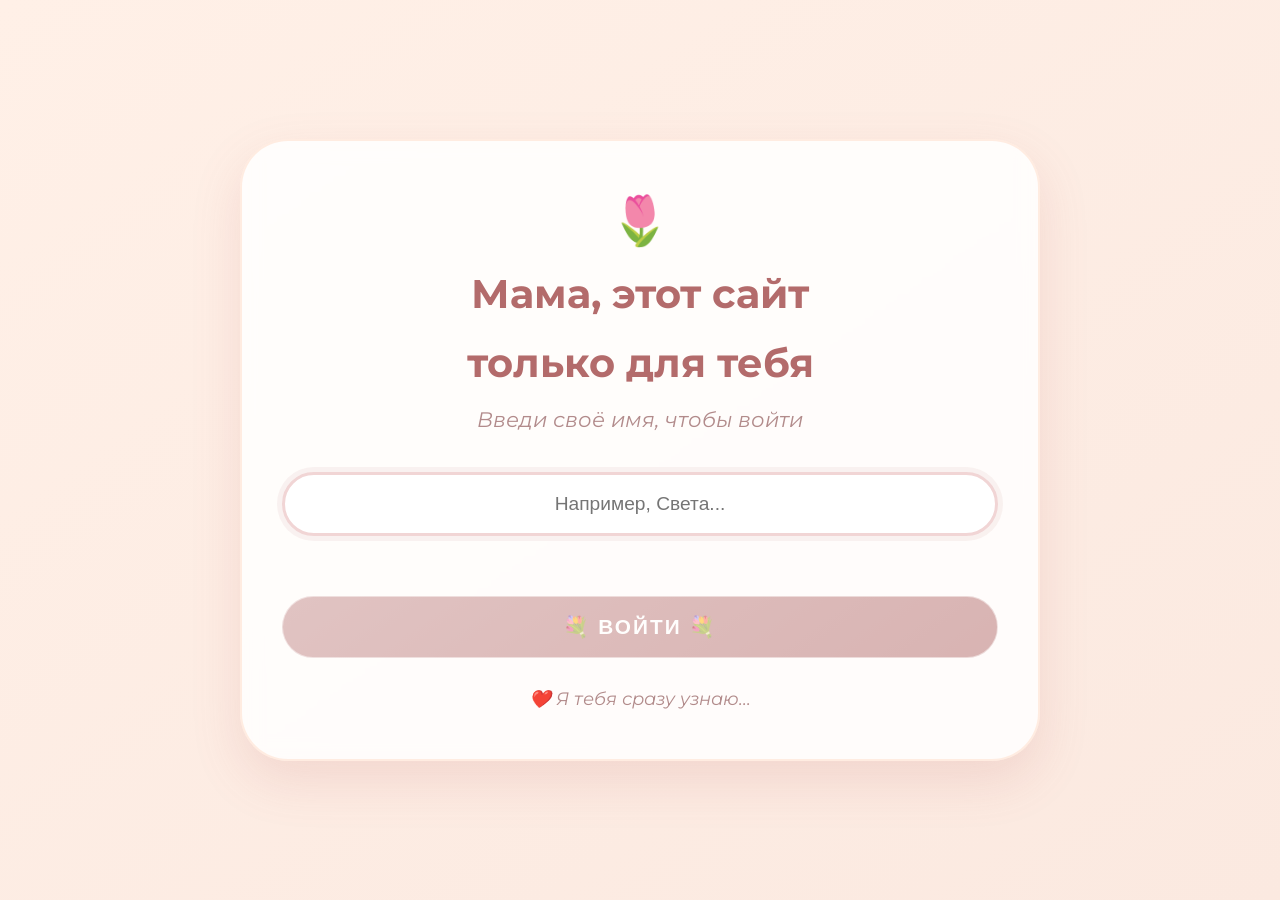
<file: index.html>
<!DOCTYPE html>
<html lang="ru">
<head>
    <meta charset="UTF-8">
    <meta name="viewport" content="width=device-width, initial-scale=1.0, maximum-scale=1.0, user-scalable=no">
    <title>💝 Мама, это для тебя</title>
    
    <link rel="stylesheet" href="css/style.css">
    <link href="https://fonts.googleapis.com/css2?family=Montserrat:wght@300;400;600;700&display=swap" rel="stylesheet">
    
    <style>
        body {
            background: linear-gradient(145deg, #fff0e7, #fbe9e0);
            font-family: 'Montserrat', sans-serif;
        }
        
        .welcome {
            text-align: center;
        }
        
        h1 {
            font-size: 2.5rem;
            color: #b36b6b;
            margin-bottom: 20px;
            font-weight: 700;
        }
        
        .sub {
            font-size: 1.3rem;
            color: #b28b8b;
            margin-bottom: 40px;
            font-style: italic;
        }
        
        .input-wrapper {
            margin: 40px 0;
        }
        
        input {
            width: 100%;
            padding: 18px 25px;
            font-size: 1.2rem;
            border: 3px solid #f1d5d5;
            border-radius: 60px;
            outline: none;
            background: white;
            text-align: center;
            color: #5a3a3a;
            transition: all 0.3s;
        }
        
        input:focus {
            border-color: #c48b8b;
            box-shadow: 0 0 0 5px rgba(196, 139, 139, 0.1);
        }
        
        .btn {
            width: 100%;
            font-size: 1.3rem;
            padding: 18px;
            margin-top: 20px;
        }
        
        .btn:disabled {
            opacity: 0.5;
            cursor: not-allowed;
            transform: none;
            box-shadow: none;
        }
        
        .hint {
            margin-top: 30px;
            color: #b28b8b;
            font-style: italic;
            font-size: 1.1rem;
        }
        
        .shake {
            animation: shake 0.5s ease;
        }
        
        @keyframes shake {
            0%,100% { transform: translateX(0); }
            20% { transform: translateX(-10px); }
            40% { transform: translateX(10px); }
            60% { transform: translateX(-5px); }
            80% { transform: translateX(5px); }
        }
        
        .flower {
            font-size: 3rem;
            margin-bottom: 20px;
            animation: float 3s infinite ease-in-out;
        }
        
        @keyframes float {
            0%,100% { transform: translateY(0); }
            50% { transform: translateY(-10px); }
        }
    </style>
</head>
<body>
    <div class="container">
        <div class="welcome">
            <div class="flower">🌷</div>
            
            <h1>Мама, этот сайт</h1>
            <h1>только для тебя</h1>
            
            <div class="sub">Введи своё имя, чтобы войти</div>
            
            <div class="input-wrapper">
                <input 
                    type="text" 
                    id="nameInput" 
                    placeholder="Например, Света..."
                    autocomplete="off"
                    autofocus
                >
            </div>
            
            <button class="btn" id="enterBtn" disabled>💐 ВОЙТИ 💐</button>
            
            <div class="hint" id="hintMessage">
                ❤️ Я тебя сразу узнаю...
            </div>
        </div>
    </div>
    
    <script>
        // =============== ВХОД ДЛЯ МАМЫ ===============
        
        // ⚠️ ВСТАВЬ ИМЯ СВОЕЙ МАМЫ !!!
        const MOM_NAME = "Света";
        
        const nameInput = document.getElementById('nameInput');
        const enterBtn = document.getElementById('enterBtn');
        const hint = document.getElementById('hintMessage');
        
        // Активация кнопки при вводе
        nameInput.addEventListener('input', function() {
            enterBtn.disabled = this.value.trim() === '';
        });
        
        // Нажатие Enter
        nameInput.addEventListener('keypress', function(e) {
            if (e.key === 'Enter' && !enterBtn.disabled) {
                enterBtn.click();
            }
        });
        
        // Проверка имени
        enterBtn.addEventListener('click', function() {
            const enteredName = nameInput.value.trim();
            
            if (enteredName.toLowerCase() === MOM_NAME.toLowerCase()) {
                // ✅ Всё верно — мама вошла!
                localStorage.setItem('momName', enteredName);
                
                hint.innerHTML = '❤️ Входи, мамочка! ❤️';
                hint.style.color = '#b36b6b';
                
                enterBtn.textContent = '💐 СКОРО ОТКРОЕТСЯ... 💐';
                
                setTimeout(() => {
                    window.location.href = '1-card.html';
                }, 1000);
                
            } else {
                // ❌ Неправильное имя — пасхалка
                nameInput.classList.add('shake');
                setTimeout(() => {
                    nameInput.classList.remove('shake');
                }, 500);
                
                hint.innerHTML = '🌷 Нет, ты не мама. Но мама у тебя точно замечательная! ❤️';
                hint.style.color = '#b95b5b';
                
                nameInput.style.borderColor = '#e6b3b3';
                nameInput.style.backgroundColor = '#fff5f5';
            }
        });
        
        // Сброс подсказки
        nameInput.addEventListener('focus', function() {
            this.style.borderColor = '#f1d5d5';
            this.style.backgroundColor = 'white';
            hint.innerHTML = '❤️ Я тебя сразу узнаю...';
            hint.style.color = '#b28b8b';
        });
    </script>
    
    <script src="js/script.js"></script>
</body>
</html>
</file>
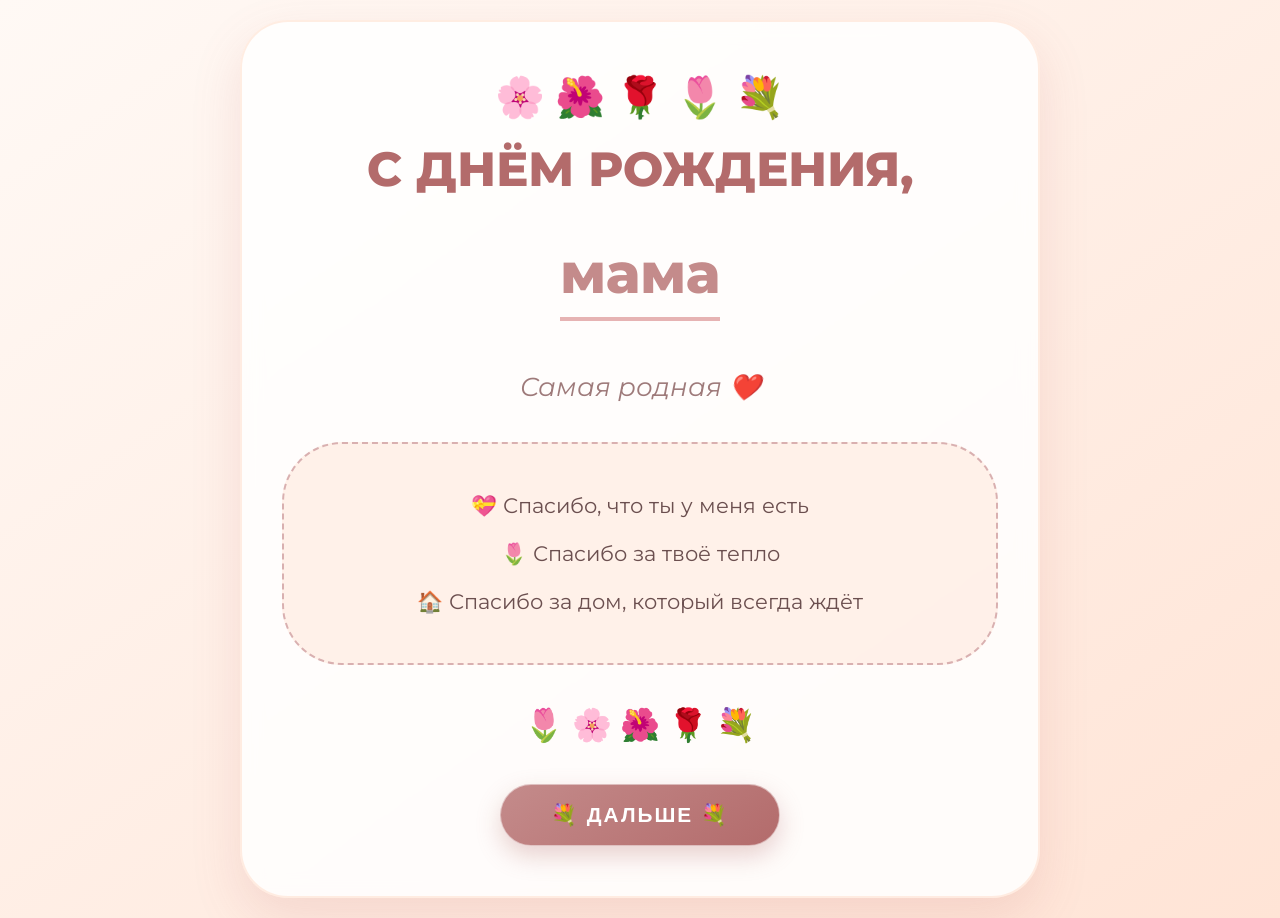
<file: 1-card.html>
<!DOCTYPE html>
<html lang="ru">
<head>
    <meta charset="UTF-8">
    <meta name="viewport" content="width=device-width, initial-scale=1.0">
    <title>🎂 С днём рождения, мама!</title>
    
    <link rel="stylesheet" href="css/style.css">
    <link href="https://fonts.googleapis.com/css2?family=Montserrat:wght@300;400;600;700;800&display=swap" rel="stylesheet">
    
    <style>
        body {
            background: linear-gradient(145deg, #fff9f5, #ffe4d6);
        }
        
        .card {
            text-align: center;
        }
        
        .flowers-top {
            font-size: 2.5rem;
            margin-bottom: 20px;
            display: flex;
            justify-content: center;
            gap: 15px;
            flex-wrap: wrap;
        }
        
        h1 {
            font-size: 3rem;
            color: #b36b6b;
            margin-bottom: 20px;
            font-weight: 800;
            line-height: 1.2;
        }
        
        .mom-name {
            font-size: 3.5rem;
            color: #c48b8b;
            font-weight: 800;
            border-bottom: 4px solid #e6b3b3;
            display: inline-block;
            padding-bottom: 10px;
            margin: 20px 0;
        }
        
        .greeting {
            font-size: 1.6rem;
            color: #9e7a7a;
            margin: 30px 0;
            font-style: italic;
        }
        
        .warm-words {
            background: rgba(255, 235, 225, 0.7);
            border-radius: 60px;
            padding: 30px;
            margin: 40px 0;
            border: 2px dashed #d9b0b0;
        }
        
        .warm-words p {
            font-size: 1.3rem;
            color: #6b4f4f;
            margin: 15px 0;
            line-height: 1.6;
        }
        
        .flowers-bottom {
            font-size: 2rem;
            margin: 30px 0 20px;
            display: flex;
            justify-content: center;
            gap: 10px;
        }
        
        .btn {
            margin-top: 20px;
            padding: 18px 50px;
            font-size: 1.3rem;
        }
        
        @media (max-width: 768px) {
            h1 { font-size: 2.2rem; }
            .mom-name { font-size: 2.5rem; }
            .greeting { font-size: 1.3rem; }
        }
    </style>
</head>
<body>
    <div class="container">
        <div class="card">
            <div class="flowers-top">
                🌸 🌺 🌹 🌷 💐
            </div>
            
            <h1>С ДНЁМ РОЖДЕНИЯ,</h1>
            <div class="mom-name insert-name">МАМА</div>
            
            <div class="greeting">
                Самая родная ❤️
            </div>
            
            <div class="warm-words">
                <p>💝 Спасибо, что ты у меня есть</p>
                <p>🌷 Спасибо за твоё тепло</p>
                <p>🏠 Спасибо за дом, который всегда ждёт</p>
            </div>
            
            <div class="flowers-bottom">
                🌷 🌸 🌺 🌹 💐
            </div>
            
            <button class="btn" id="nextBtn">
                💐 ДАЛЬШЕ 💐
            </button>
        </div>
    </div>
    
    <script>
        document.getElementById('nextBtn').addEventListener('click', function() {
            this.style.transform = 'scale(0.95)';
            setTimeout(() => {
                window.location.href = '2-top10.html';
            }, 300);
        });
    </script>
    
    <script src="js/script.js"></script>
</body>
</html>
</file>
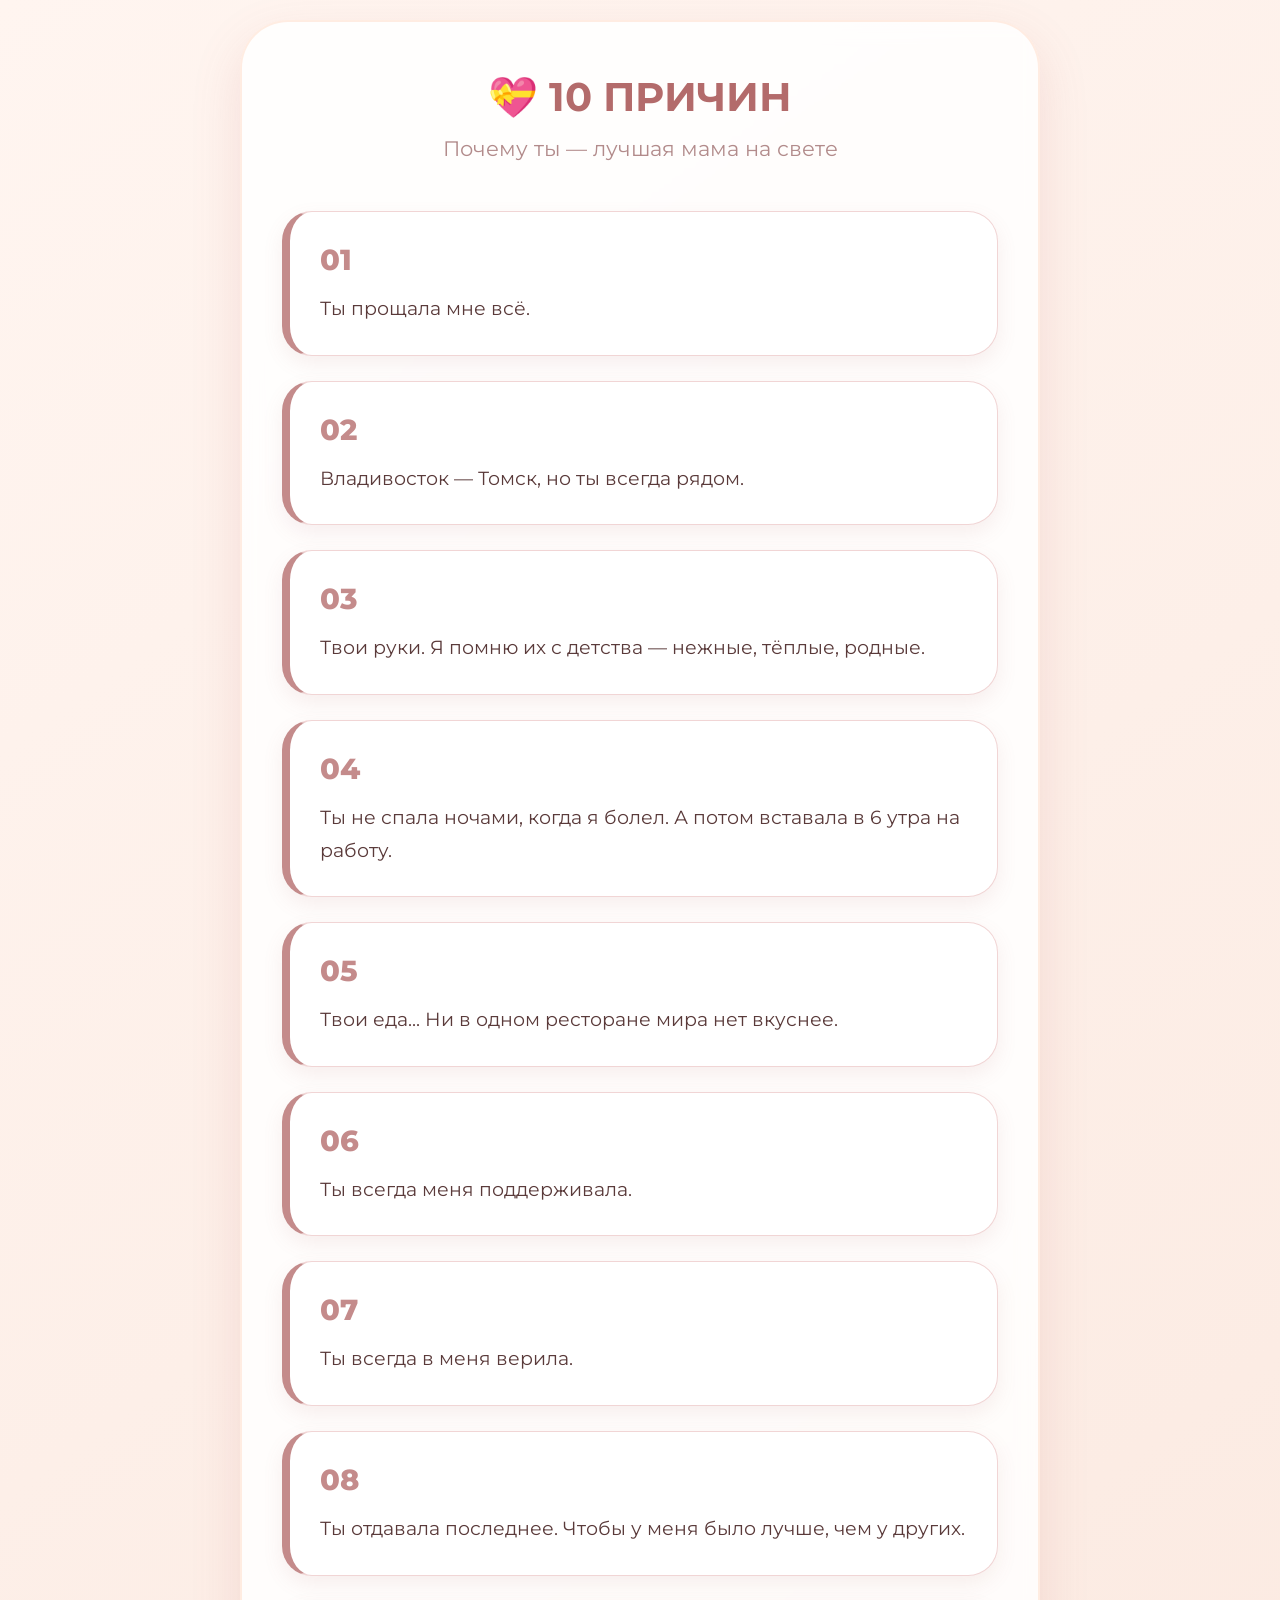
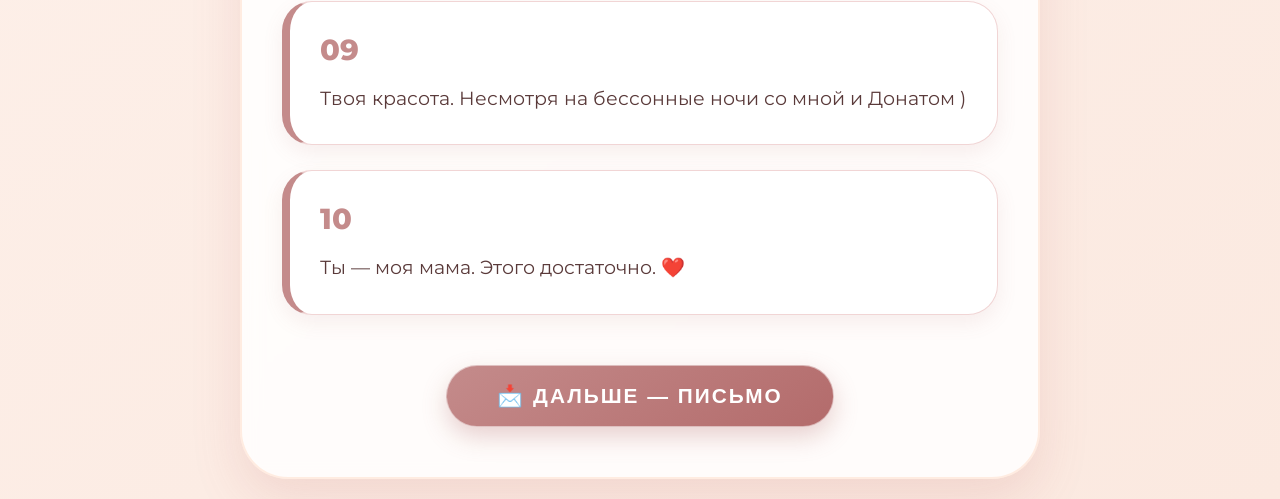
<file: 2-top10.html>
<!DOCTYPE html>
<html lang="ru">
<head>
    <meta charset="UTF-8">
    <meta name="viewport" content="width=device-width, initial-scale=1.0">
    <title>💝 10 причин</title>
    
    <link rel="stylesheet" href="css/style.css">
    <link href="https://fonts.googleapis.com/css2?family=Montserrat:wght@300;400;600;700;800&display=swap" rel="stylesheet">
    
    <style>
        body {
            background: linear-gradient(145deg, #fff5f0, #fbe9e0);
        }
        
        .top-title {
            text-align: center;
            margin-bottom: 50px;
        }
        
        h1 {
            font-size: 2.5rem;
            color: #b36b6b;
            margin-bottom: 15px;
        }
        
        .sub {
            font-size: 1.3rem;
            color: #b28b8b;
        }
        
        .reasons-grid {
            display: flex;
            flex-direction: column;
            gap: 25px;
            margin-bottom: 50px;
        }
        
        .reason-card {
            background: white;
            padding: 30px;
            border-radius: 30px;
            box-shadow: 0 8px 20px rgba(179, 107, 107, 0.1);
            border: 1px solid #f1d5d5;
            transition: all 0.3s;
            opacity: 0;
            animation: fadeIn 0.5s ease forwards;
            border-left: 8px solid #c48b8b;
        }
        
        .reason-card:hover {
            transform: translateX(10px);
            box-shadow: 0 15px 30px rgba(179, 107, 107, 0.15);
        }
        
        @keyframes fadeIn {
            from { opacity: 0; transform: translateY(20px); }
            to { opacity: 1; transform: translateY(0); }
        }
        
        .reason-number {
            font-size: 1.8rem;
            font-weight: 800;
            color: #c48b8b;
            margin-bottom: 15px;
        }
        
        .reason-text {
            font-size: 1.2rem;
            color: #5a3a3a;
            line-height: 1.7;
        }
        
        .btn {
            display: block;
            margin: 0 auto;
            padding: 18px 50px;
            font-size: 1.3rem;
        }
        
        @media (max-width: 768px) {
            h1 { font-size: 2rem; }
            .reason-card { padding: 25px; }
            .reason-text { font-size: 1.1rem; }
        }
    </style>
</head>
<body>
    <div class="container">
        <div class="top-title">
            <h1>💝 10 ПРИЧИН</h1>
            <div class="sub">Почему ты — лучшая мама на свете</div>
        </div>
        
        <div class="reasons-grid">
            
            <div class="reason-card" style="animation-delay: 0.1s;">
                <div class="reason-number">01</div>
                <div class="reason-text">
                    Ты прощала мне всё.
                </div>
            </div>
            
            <div class="reason-card" style="animation-delay: 0.2s;">
                <div class="reason-number">02</div>
                <div class="reason-text">
                    Владивосток — Томск, но ты всегда рядом.
                </div>
            </div>
            
            <div class="reason-card" style="animation-delay: 0.3s;">
                <div class="reason-number">03</div>
                <div class="reason-text">
                    Твои руки. Я помню их с детства — нежные, тёплые, родные.
                </div>
            </div>
            
            <div class="reason-card" style="animation-delay: 0.4s;">
                <div class="reason-number">04</div>
                <div class="reason-text">
                    Ты не спала ночами, когда я болел. А потом вставала в 6 утра на работу.
                </div>
            </div>
            
            <div class="reason-card" style="animation-delay: 0.5s;">
                <div class="reason-number">05</div>
                <div class="reason-text">
                    Твои еда... Ни в одном ресторане мира нет вкуснее.
                </div>
            </div>
            
            <div class="reason-card" style="animation-delay: 0.6s;">
                <div class="reason-number">06</div>
                <div class="reason-text">
                    Ты всегда меня поддерживала.
                </div>
            </div>
            
            <div class="reason-card" style="animation-delay: 0.7s;">
                <div class="reason-number">07</div>
                <div class="reason-text">
                    Ты всегда в меня верила.
                </div>
            </div>
            
            <div class="reason-card" style="animation-delay: 0.8s;">
                <div class="reason-number">08</div>
                <div class="reason-text">
                    Ты отдавала последнее. Чтобы у меня было лучше, чем у других.
                </div>
            </div>
            
            <div class="reason-card" style="animation-delay: 0.9s;">
                <div class="reason-number">09</div>
                <div class="reason-text">
                    Твоя красота. Несмотря на бессонные ночи со мной и Донатом )
                </div>
            </div>
            
            <div class="reason-card" style="animation-delay: 1s;">
                <div class="reason-number">10</div>
                <div class="reason-text">
                    Ты — моя мама. Этого достаточно. ❤️
                </div>
            </div>
        </div>
        
        <button class="btn" id="nextBtn">
            📩 ДАЛЬШЕ — ПИСЬМО
        </button>
    </div>
    
    <script>
        document.getElementById('nextBtn').addEventListener('click', function() {
            this.style.transform = 'scale(0.95)';
            setTimeout(() => {
                window.location.href = '3-letter.html';
            }, 300);
        });
    </script>
    
    <script src="js/script.js"></script>
</body>
</html>
</file>
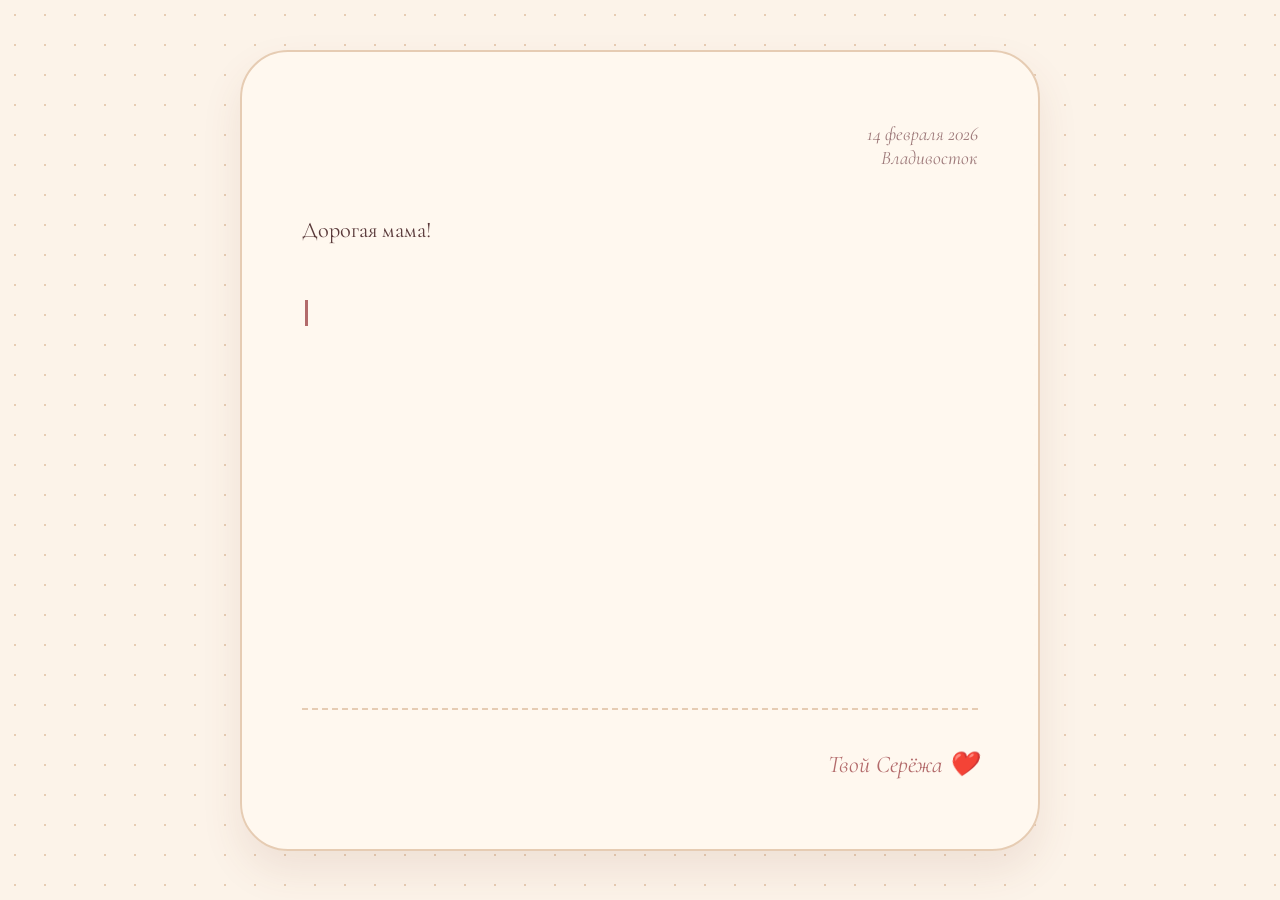
<file: 3-letter.html>
<!DOCTYPE html>
<html lang="ru">
<head>
    <meta charset="UTF-8">
    <meta name="viewport" content="width=device-width, initial-scale=1.0">
    <title>💌 Письмо маме</title>
    
    <link rel="stylesheet" href="css/style.css">
    <link href="https://fonts.googleapis.com/css2?family=Cormorant+Garamond:wght@400;600;700&display=swap" rel="stylesheet">
    
    <style>
        body {
            background: #fcf3e9;
            background-image: radial-gradient(#e6ccb3 1px, transparent 1px);
            background-size: 30px 30px;
        }
        
        .container {
            background: rgba(255, 248, 240, 0.95);
            border: 2px solid #e6ccb3;
            box-shadow: 0 20px 40px rgba(130, 70, 50, 0.1);
        }
        
        .letter {
            font-family: 'Cormorant Garamond', 'Georgia', serif;
            padding: 20px;
        }
        
        .date {
            text-align: right;
            color: #9e7a7a;
            font-size: 1.2rem;
            margin-bottom: 40px;
            font-style: italic;
        }
        
        .letter-content {
            font-size: 1.4rem;
            line-height: 1.8;
            color: #5a3a3a;
            white-space: pre-wrap;
            min-height: 500px;
            border-bottom: 2px dashed #e6ccb3;
            padding-bottom: 40px;
        }
        
        .cursor {
            display: inline-block;
            width: 3px;
            height: 1.6rem;
            background-color: #b36b6b;
            margin-left: 3px;
            animation: blink 1s infinite;
            vertical-align: middle;
        }
        
        @keyframes blink {
            0%, 100% { opacity: 1; }
            50% { opacity: 0; }
        }
        
        .signature {
            margin-top: 40px;
            font-size: 1.5rem;
            color: #b36b6b;
            text-align: right;
            font-style: italic;
        }
        
        .btn {
            margin-top: 40px;
            width: 100%;
        }
        
        @media (max-width: 768px) {
            .letter-content { font-size: 1.2rem; }
        }
    </style>
</head>
<body>
    <div class="container">
        <div class="letter">
            <div class="date">
                14 февраля 2026<br>
                Владивосток
            </div>
            
            <div id="letterContent" class="letter-content">
                <!-- СЮДА БУДЕТ ПЕЧАТАТЬСЯ ТЕКСТ -->
            </div>
            
            <div class="signature">
                Твой Серёжа ❤️
            </div>
            
            <button class="btn" id="nextBtn" style="display: none;">
                🎂 ДАЛЬШЕ 🎂
            </button>
        </div>
    </div>
    
    <script>
        // =============== ЭФФЕКТ ПИШУЩЕЙ МАШИНКИ ===============
        
        // ТВОЁ ПИСЬМО, СЕРЁЖА!
        const letterText = `Дорогая мама!

Пишу тебе это письмо из Владивостока...

Спасибо за то, что ты всегда рядом со мной,
даже когда между нами 9000 километров.

За бессонные ночи,
за твои нежные руки,
которые до сих пор помнят мои пелёнки.

Ты — мой первый дом,
моя первая любовь,
мой первый человек.

Я очень тебя люблю, мама.
Прости, что редко это говорю.

Твой Серёжа ❤️`;
        
        const letterElement = document.getElementById('letterContent');
        const nextBtn = document.getElementById('nextBtn');
        
        let i = 0;
        let isTyping = true;
        
        function typeWriter() {
            if (i < letterText.length) {
                letterElement.innerHTML = letterText.substring(0, i + 1) + '<span class="cursor"></span>';
                i++;
                setTimeout(typeWriter, 50); // Скорость печати
            } else {
                // Убираем курсор в конце
                letterElement.innerHTML = letterText;
                // Показываем кнопку
                nextBtn.style.display = 'block';
                nextBtn.style.opacity = '0';
                nextBtn.style.animation = 'fadeIn 0.5s ease forwards';
                isTyping = false;
            }
        }
        
        // Добавляем анимацию появления
        const style = document.createElement('style');
        style.textContent = `
            @keyframes fadeIn {
                from { opacity: 0; transform: translateY(20px); }
                to { opacity: 1; transform: translateY(0); }
            }
        `;
        document.head.appendChild(style);
        
        // Запускаем печать
        setTimeout(typeWriter, 500);
        
        // Кнопка "ДАЛЬШЕ"
        nextBtn.addEventListener('click', function() {
            window.location.href = '4-final.html';
        });
    </script>
    
    <script src="js/script.js"></script>
</body>
</html>
</file>
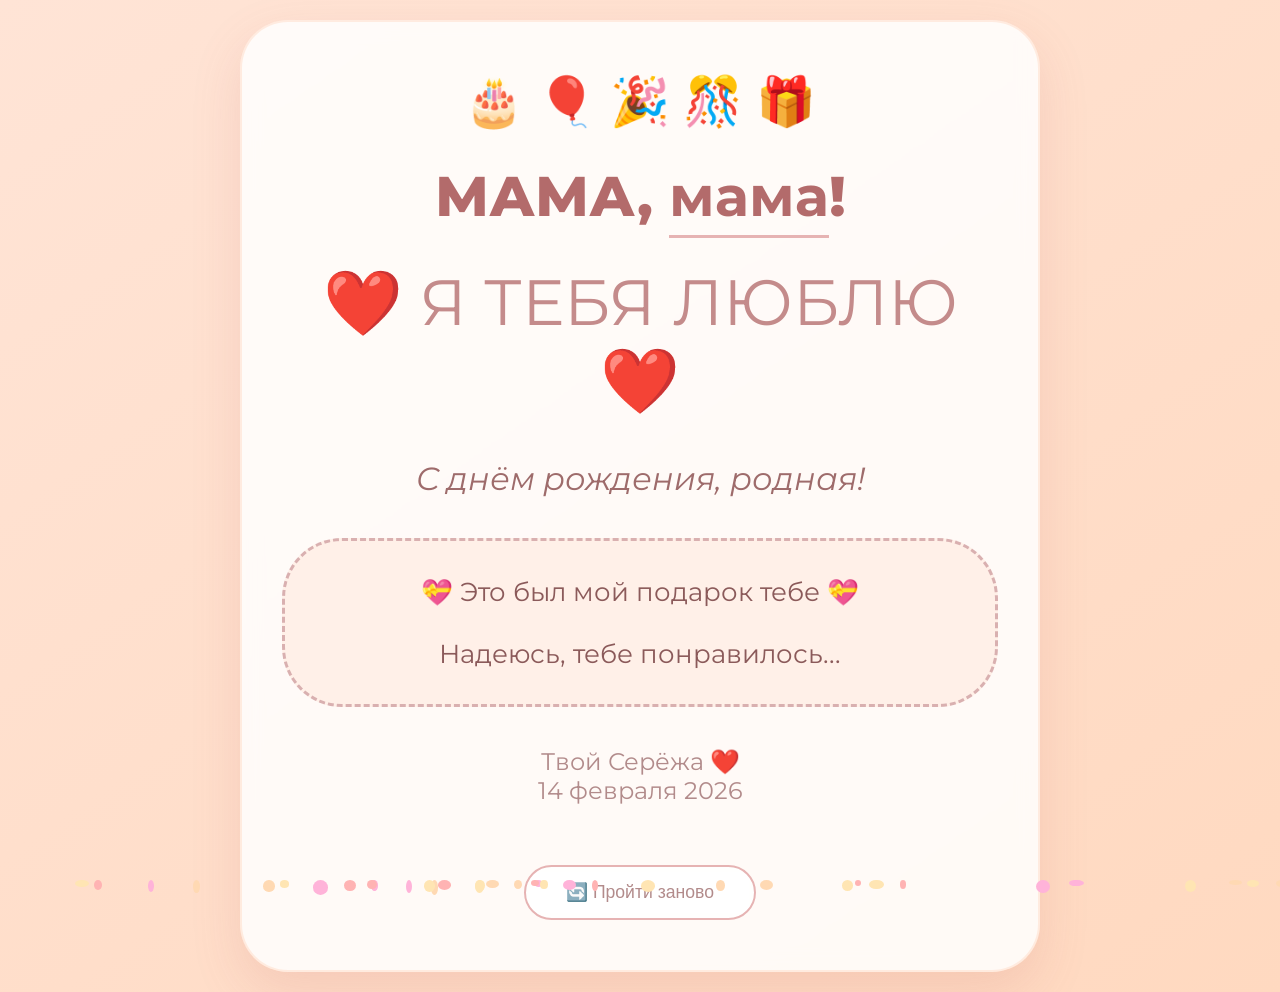
<file: 4-final.html>
<!DOCTYPE html>
<html lang="ru">
<head>
    <meta charset="UTF-8">
    <meta name="viewport" content="width=device-width, initial-scale=1.0">
    <title>🎂 Спасибо, мама!</title>
    
    <link rel="stylesheet" href="css/style.css">
    <link href="https://fonts.googleapis.com/css2?family=Montserrat:wght@300;400;600;700;800&display=swap" rel="stylesheet">
    
    <style>
        body {
            background: linear-gradient(145deg, #ffe4d6, #ffd9c0);
        }
        
        .final {
            text-align: center;
        }
        
        .balloons {
            font-size: 3rem;
            margin-bottom: 30px;
            display: flex;
            justify-content: center;
            gap: 20px;
            flex-wrap: wrap;
            animation: float 3s infinite ease-in-out;
        }
        
        @keyframes float {
            0%,100% { transform: translateY(0); }
            50% { transform: translateY(-15px); }
        }
        
        h1 {
            font-size: 3.5rem;
            color: #b36b6b;
            font-weight: 800;
            margin-bottom: 30px;
            line-height: 1.3;
        }
        
        .message {
            font-size: 2rem;
            color: #9e6b6b;
            margin: 40px 0;
            font-style: italic;
        }
        
        .love {
            font-size: 4rem;
            color: #c48b8b;
            margin: 30px 0;
            animation: heartbeat 1.5s infinite;
        }
        
        @keyframes heartbeat {
            0%,100% { transform: scale(1); }
            30% { transform: scale(1.2); }
            60% { transform: scale(1.1); }
        }
        
        .hope {
            background: rgba(255, 235, 225, 0.7);
            border-radius: 60px;
            padding: 35px;
            margin: 40px 0;
            font-size: 1.6rem;
            color: #8b5a5a;
            border: 3px dashed #d9b0b0;
        }
        
        .again-btn {
            background: rgba(255, 255, 255, 0.5);
            color: #b28b8b;
            border: 2px solid #e6b3b3;
            padding: 15px 40px;
            font-size: 1.1rem;
            border-radius: 50px;
            margin-top: 30px;
            cursor: pointer;
            transition: all 0.3s;
            backdrop-filter: blur(5px);
        }
        
        .again-btn:hover {
            background: rgba(255, 230, 230, 0.8);
            color: #b36b6b;
            border-color: #b36b6b;
            transform: scale(1.05);
        }
        
        @media (max-width: 768px) {
            h1 { font-size: 2.5rem; }
            .love { font-size: 3rem; }
            .hope { font-size: 1.3rem; }
        }
    </style>
</head>
<body>
    <div class="container">
        <div class="final">
            <div class="balloons">
                🎂 🎈 🎉 🎊 🎁
            </div>
            
            <h1>
                МАМА, <span class="insert-name">СВЕТА</span>!
            </h1>
            
            <div class="love">
                ❤️ Я ТЕБЯ ЛЮБЛЮ ❤️
            </div>
            
            <div class="message">
                С днём рождения, родная!
            </div>
            
            <div class="hope">
                💝 Это был мой подарок тебе 💝
                <br><br>
                Надеюсь, тебе понравилось...
            </div>
            
            <div style="font-size: 1.5rem; color: #b28b8b; margin: 30px 0;">
                Твой Серёжа ❤️
                <br>
                14 февраля 2026
            </div>
            
            <button class="again-btn" id="againBtn">
                🔄 Пройти заново
            </button>
        </div>
    </div>
    
    <script>
        document.getElementById('againBtn').addEventListener('click', function() {
            localStorage.removeItem('momName');
            this.style.transform = 'scale(0.95)';
            setTimeout(() => {
                window.location.href = 'index.html';
            }, 500);
        });
        
        // Конфетти при загрузке
        function createConfetti() {
            for (let i = 0; i < 100; i++) {
                setTimeout(() => {
                    const confetti = document.createElement('div');
                    confetti.style.position = 'fixed';
                    confetti.style.left = Math.random() * 100 + '%';
                    confetti.style.top = -20 + 'px';
                    confetti.style.width = (Math.random() * 10 + 5) + 'px';
                    confetti.style.height = (Math.random() * 10 + 5) + 'px';
                    confetti.style.background = ['#ffb3b3', '#ffd9b3', '#ffe5b3', '#ffb3d9'][Math.floor(Math.random() * 4)];
                    confetti.style.borderRadius = '50%';
                    confetti.style.pointerEvents = 'none';
                    confetti.style.zIndex = '9999';
                    confetti.style.animation = `fall ${Math.random() * 2 + 2}s linear forwards`;
                    document.body.appendChild(confetti);
                    
                    setTimeout(() => confetti.remove(), 4000);
                }, i * 30);
            }
        }
        
        // Добавляем анимацию падения
        const style = document.createElement('style');
        style.textContent = `
            @keyframes fall {
                to { transform: translateY(100vh) rotate(360deg); }
            }
        `;
        document.head.appendChild(style);
        
        // Запускаем конфетти
        setTimeout(createConfetti, 500);
    </script>
    
    <script src="js/script.js"></script>
</body>
</html>
</file>
<file: css/style.css>
/* =============== ОБЩИЕ СТИЛИ ДЛЯ МАМЫ =============== */

* {
    margin: 0;
    padding: 0;
    box-sizing: border-box;
}

body {
    font-family: 'Montserrat', 'Georgia', 'Segoe UI', sans-serif;
    background: linear-gradient(145deg, #fff5f0, #ffe9e0);
    min-height: 100vh;
    display: flex;
    justify-content: center;
    align-items: center;
    padding: 20px;
    position: relative;
}

.container {
    max-width: 800px;
    width: 100%;
    background: rgba(255, 255, 255, 0.85);
    backdrop-filter: blur(10px);
    -webkit-backdrop-filter: blur(10px);
    border-radius: 48px;
    padding: 50px 40px;
    box-shadow: 0 20px 50px rgba(185, 91, 91, 0.15);
    border: 2px solid rgba(255, 220, 200, 0.5);
    position: relative;
    z-index: 10;
}

.btn {
    background: linear-gradient(145deg, #c48b8b, #b36b6b);
    color: white;
    border: none;
    padding: 16px 45px;
    font-size: 1.2rem;
    font-weight: 600;
    border-radius: 50px;
    cursor: pointer;
    transition: all 0.3s;
    box-shadow: 0 10px 25px rgba(179, 107, 107, 0.3);
    border: 1px solid rgba(255, 255, 255, 0.5);
    letter-spacing: 2px;
}

.btn:hover {
    background: linear-gradient(145deg, #b36b6b, #9e5a5a);
    transform: scale(1.05);
    box-shadow: 0 15px 35px rgba(179, 107, 107, 0.4);
}

.insert-name {
    color: #b36b6b;
    font-weight: 700;
    border-bottom: 3px solid #e6b3b3;
    padding-bottom: 5px;
}

/* Адаптация для телефонов */
@media (max-width: 768px) {
    .container { padding: 35px 25px; }
    h1 { font-size: 2rem; }
    .btn { padding: 14px 35px; font-size: 1.1rem; }
}
</file>
